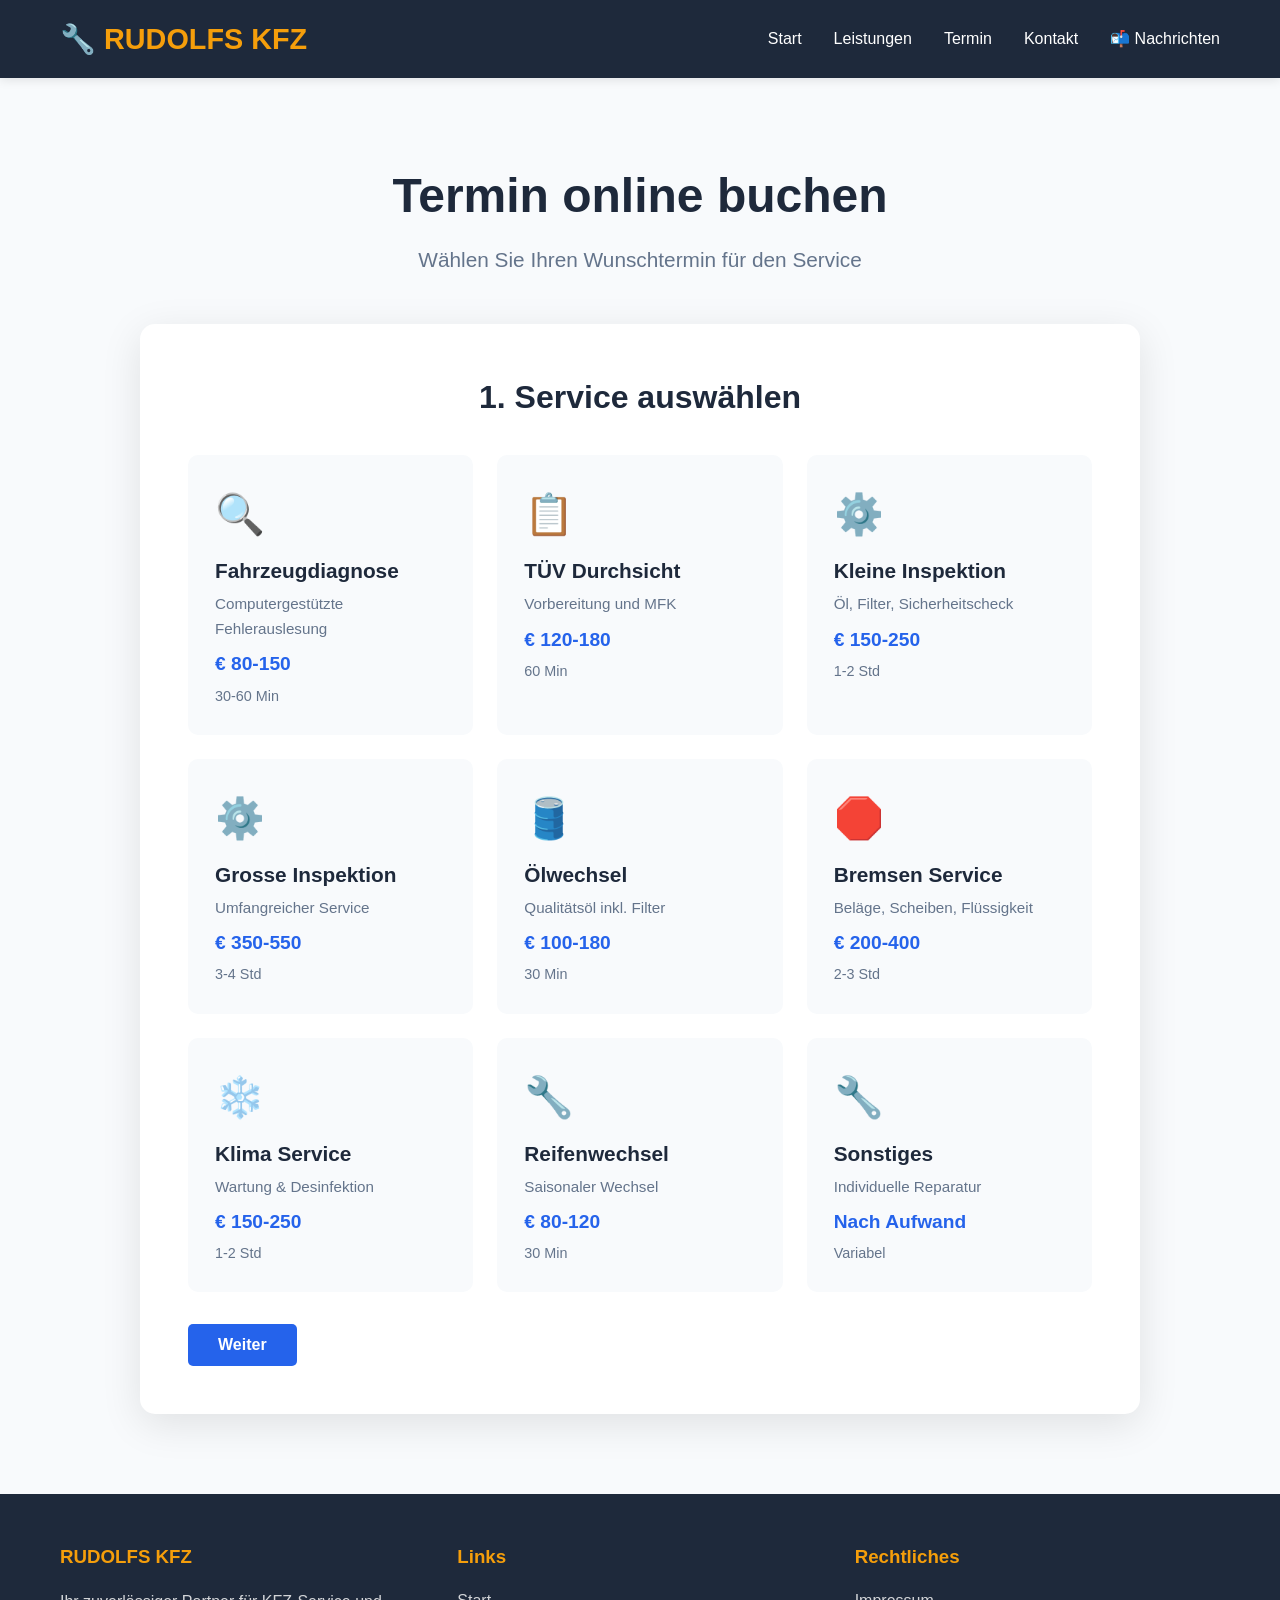
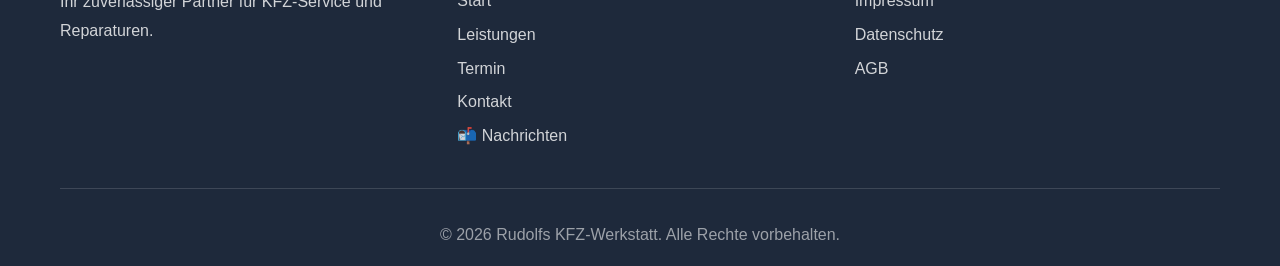
<file: booking.html>
<!DOCTYPE html>
<html lang="de">
<head>
    <meta charset="UTF-8">
    <meta name="viewport" content="width=device-width, initial-scale=1.0">
    <title>Termin buchen | Rudolfs KFZ-Werkstatt</title>
    <link rel="stylesheet" href="css/style.css">
    <link rel="stylesheet" href="css/responsive.css">
    <link rel="stylesheet" href="css/booking.css">
</head>
<body>
    <!-- Navigation -->
    <nav class="navbar">
        <div class="container">
            <div class="logo">
                <h1>🔧 RUDOLFS KFZ</h1>
            </div>
            <ul class="nav-links">
                <li><a href="index.html">Start</a></li>
                <li><a href="services.html">Leistungen</a></li>
                <li><a href="booking.html">Termin</a></li>
                <li><a href="contact.html">Kontakt</a>
                <li><a href="messages.html">📬 Nachrichten</a></li>
            </ul>
            <div class="burger">
                <div class="line1"></div>
                <div class="line2"></div>
                <div class="line3"></div>
            </div>
        </div>
    </nav>

    <!-- Booking Section -->
    <section class="booking-section">
        <div class="container">
            <h1>Termin online buchen</h1>
            <p class="subtitle">Wählen Sie Ihren Wunschtermin für den Service</p>
            
            <div class="booking-container">
                <!-- Schritt 1: Service auswählen -->
                <div class="booking-step" id="step1">
                    <h2>1. Service auswählen</h2>
                    <div class="service-selection">
                        <div class="service-option" data-service="diagnose">
                            <span class="icon">🔍</span>
                            <h3>Fahrzeugdiagnose</h3>
                            <p>Computergestützte Fehlerauslesung</p>
                            <span class="price">€ 80-150</span>
                            <span class="duration">30-60 Min</span>
                        </div>
                        <div class="service-option" data-service="tuev">
                            <span class="icon">📋</span>
                            <h3>TÜV Durchsicht</h3>
                            <p>Vorbereitung und MFK</p>
                            <span class="price">€ 120-180</span>
                            <span class="duration">60 Min</span>
                        </div>
                        <div class="service-option" data-service="inspektion-klein">
                            <span class="icon">⚙️</span>
                            <h3>Kleine Inspektion</h3>
                            <p>Öl, Filter, Sicherheitscheck</p>
                            <span class="price">€ 150-250</span>
                            <span class="duration">1-2 Std</span>
                        </div>
                        <div class="service-option" data-service="inspektion-gross">
                            <span class="icon">⚙️</span>
                            <h3>Grosse Inspektion</h3>
                            <p>Umfangreicher Service</p>
                            <span class="price">€ 350-550</span>
                            <span class="duration">3-4 Std</span>
                        </div>
                        <div class="service-option" data-service="oelwechsel">
                            <span class="icon">🛢️</span>
                            <h3>Ölwechsel</h3>
                            <p>Qualitätsöl inkl. Filter</p>
                            <span class="price">€ 100-180</span>
                            <span class="duration">30 Min</span>
                        </div>
                        <div class="service-option" data-service="bremsen">
                            <span class="icon">🛑</span>
                            <h3>Bremsen Service</h3>
                            <p>Beläge, Scheiben, Flüssigkeit</p>
                            <span class="price">€ 200-400</span>
                            <span class="duration">2-3 Std</span>
                        </div>
                        <div class="service-option" data-service="klima">
                            <span class="icon">❄️</span>
                            <h3>Klima Service</h3>
                            <p>Wartung & Desinfektion</p>
                            <span class="price">€ 150-250</span>
                            <span class="duration">1-2 Std</span>
                        </div>
                        <div class="service-option" data-service="reifen">
                            <span class="icon">🔧</span>
                            <h3>Reifenwechsel</h3>
                            <p>Saisonaler Wechsel</p>
                            <span class="price">€ 80-120</span>
                            <span class="duration">30 Min</span>
                        </div>
                        <div class="service-option" data-service="sonstiges">
                            <span class="icon">🔧</span>
                            <h3>Sonstiges</h3>
                            <p>Individuelle Reparatur</p>
                            <span class="price">Nach Aufwand</span>
                            <span class="duration">Variabel</span>
                        </div>
                    </div>
                    <button class="btn btn-primary next-btn" onclick="nextStep(2)">Weiter</button>
                </div>

                <!-- Schritt 2: Datum & Zeit -->
                <div class="booking-step" id="step2" style="display: none;">
                    <h2>2. Datum & Zeit wählen</h2>
                    <div class="datetime-selection">
                        <div class="date-picker">
                            <label for="booking-date">Datum:</label>
                            <input type="date" id="booking-date" min="" required>
                        </div>
                        <div class="time-slots">
                            <label>Verfügbare Zeiten:</label>
                            <div class="time-grid">
                                <button class="time-slot" data-time="07:30">07:30</button>
                                <button class="time-slot" data-time="08:00">08:00</button>
                                <button class="time-slot" data-time="08:30">08:30</button>
                                <button class="time-slot" data-time="09:00">09:00</button>
                                <button class="time-slot" data-time="09:30">09:30</button>
                                <button class="time-slot" data-time="10:00">10:00</button>
                                <button class="time-slot" data-time="10:30">10:30</button>
                                <button class="time-slot" data-time="11:00">11:00</button>
                                <button class="time-slot" data-time="13:30">13:30</button>
                                <button class="time-slot" data-time="14:00">14:00</button>
                                <button class="time-slot" data-time="14:30">14:30</button>
                                <button class="time-slot" data-time="15:00">15:00</button>
                                <button class="time-slot" data-time="15:30">15:30</button>
                                <button class="time-slot" data-time="16:00">16:00</button>
                                <button class="time-slot" data-time="16:30">16:30</button>
                                <button class="time-slot" data-time="17:00">17:00</button>
                            </div>
                        </div>
                    </div>
                    <div class="booking-nav">
                        <button class="btn btn-secondary" onclick="prevStep(1)">Zurück</button>
                        <button class="btn btn-primary next-btn" onclick="nextStep(3)">Weiter</button>
                    </div>
                </div>

                <!-- Schritt 3: Kunden Daten -->
                <div class="booking-step" id="step3" style="display: none;">
                    <h2>3. Ihre Daten</h2>
                    <form id="booking-form" class="booking-form">
                        <div class="form-group">
                            <label for="name">Name *</label>
                            <input type="text" id="name" name="name" required placeholder="Ihr vollständiger Name">
                        </div>
                        <div class="form-group">
                            <label for="email">E-Mail *</label>
                            <input type="email" id="email" name="email" required placeholder="ihre@email.ch">
                        </div>
                        <div class="form-group">
                            <label for="phone">Telefon *</label>
                            <input type="tel" id="phone" name="phone" required placeholder="+41 44 123 45 67">
                        </div>
                        <div class="form-group">
                            <label for="vehicle">Fahrzeug *</label>
                            <input type="text" id="vehicle" name="vehicle" required placeholder="Marke, Modell, Jahrgang, Kennzeichen">
                        </div>
                        <div class="form-group">
                            <label for="notes">Zusätzliche Informationen</label>
                            <textarea id="notes" name="notes" rows="4" placeholder="Beschreiben Sie das Problem oder besondere Wünsche..."></textarea>
                        </div>
                        <div class="form-group checkbox-group">
                            <input type="checkbox" id="terms" name="terms" required>
                            <label for="terms">Ich akzeptiere die <a href="#">AGB</a> und <a href="#">Datenschutzerklärung</a> *</label>
                        </div>
                    </form>
                    <div class="booking-nav">
                        <button class="btn btn-secondary" onclick="prevStep(2)">Zurück</button>
                        <button class="btn btn-primary" onclick="submitBooking()">Termin buchen</button>
                    </div>
                </div>

                <!-- Schritt 4: Bestätigung -->
                <div class="booking-step" id="step4" style="display: none;">
                    <div class="booking-success">
                        <div class="success-icon">✅</div>
                        <h2>Termin erfolgreich gebucht!</h2>
                        <p>Vielen Dank für Ihre Buchung. Sie erhalten in Kürze eine Bestätigung per E-Mail.</p>
                        <div class="booking-summary" id="booking-summary">
                            <!-- Wird dynamisch gefüllt -->
                        </div>
                        <button class="btn btn-primary" onclick="location.href='index.html'">Zur Startseite</button>
                    </div>
                </div>
            </div>
        </div>
    </section>

    <!-- Footer -->
    <footer class="footer">
        <div class="container">
            <div class="footer-grid">
                <div class="footer-col">
                    <h3>RUDOLFS KFZ</h3>
                    <p>Ihr zuverlässiger Partner für KFZ-Service und Reparaturen.</p>
                </div>
                <div class="footer-col">
                    <h3>Links</h3>
                    <ul>
                        <li><a href="index.html">Start</a></li>
                        <li><a href="services.html">Leistungen</a></li>
                        <li><a href="booking.html">Termin</a></li>
                        <li><a href="contact.html">Kontakt</a>
                <li><a href="messages.html">📬 Nachrichten</a></li>
                    </ul>
                </div>
                <div class="footer-col">
                    <h3>Rechtliches</h3>
                    <ul>
                        <li><a href="#">Impressum</a></li>
                        <li><a href="#">Datenschutz</a></li>
                        <li><a href="#">AGB</a></li>
                    </ul>
                </div>
            </div>
            <div class="footer-bottom">
                <p>&copy; 2026 Rudolfs KFZ-Werkstatt. Alle Rechte vorbehalten.</p>
            </div>
        </div>
    </footer>

    <script src="js/main.js"></script>
    <script src="js/booking.js"></script>
</body>
</html>
</file>
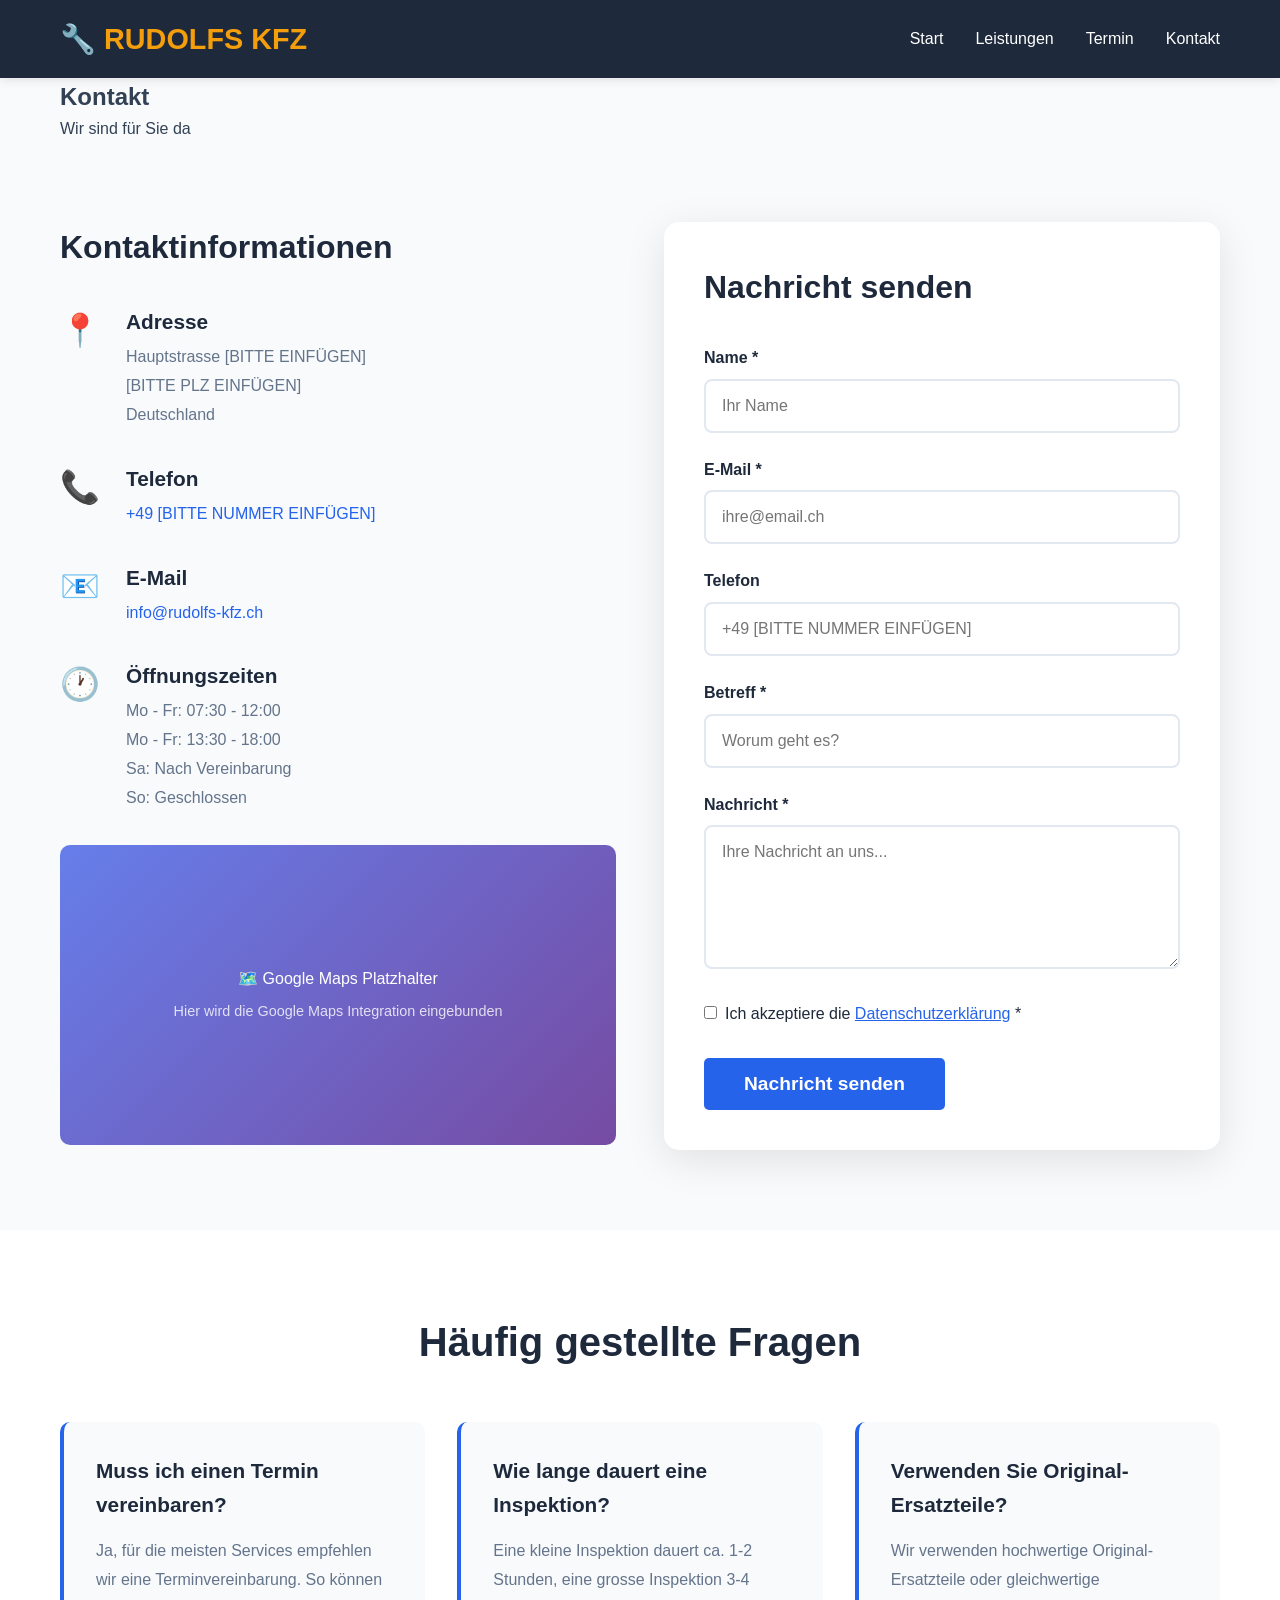
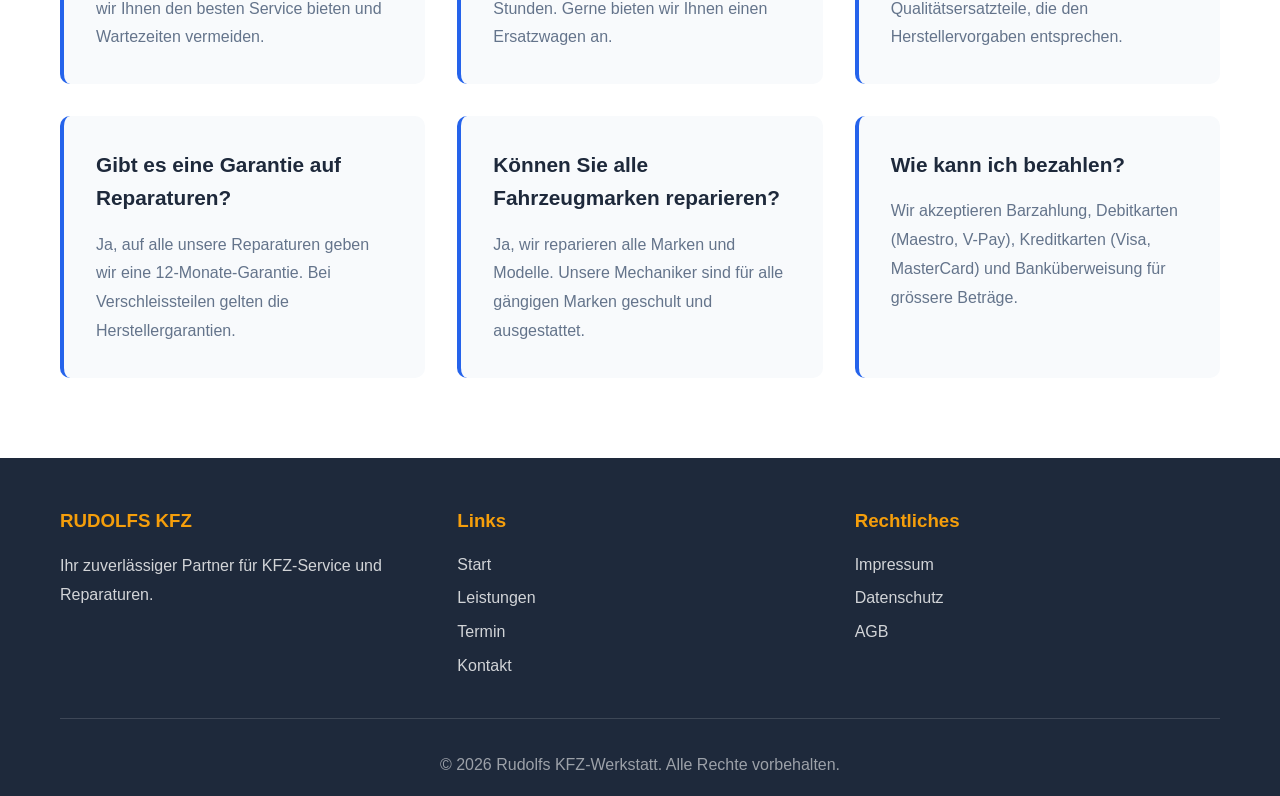
<file: contact.html>
<!DOCTYPE html>
<html lang="de">
<head>
    <meta charset="UTF-8">
    <meta name="viewport" content="width=device-width, initial-scale=1.0">
    <title>Kontakt | Rudolfs KFZ-Werkstatt</title>
    <link rel="stylesheet" href="css/style.css">
    <link rel="stylesheet" href="css/responsive.css">
    <link rel="stylesheet" href="css/contact.css">
</head>
<body>
    <!-- Navigation -->
    <nav class="navbar">
        <div class="container">
            <div class="logo">
                <h1>🔧 RUDOLFS KFZ</h1>
            </div>
            <ul class="nav-links">
                <li><a href="index.html">Start</a></li>
                <li><a href="services.html">Leistungen</a></li>
                <li><a href="booking.html">Termin</a></li>
                <li><a href="contact.html">Kontakt</a></li>
            </ul>
            <div class="burger">
                <div class="line1"></div>
                <div class="line2"></div>
                <div class="line3"></div>
            </div>
        </div>
    </nav>

    <!-- Contact Header -->
    <section class="page-header">
        <div class="container">
            <h1>Kontakt</h1>
            <p>Wir sind für Sie da</p>
        </div>
    </section>

    <!-- Contact Section -->
    <section class="contact-section">
        <div class="container">
            <div class="contact-grid">
                <!-- Contact Info -->
                <div class="contact-info">
                    <h2>Kontaktinformationen</h2>
                    
                    <div class="contact-item">
                        <span class="icon">📍</span>
                        <div>
                            <h3>Adresse</h3>
                            <p>Hauptstrasse [BITTE EINFÜGEN]<br>[BITTE PLZ EINFÜGEN]<br>Deutschland</p>
                        </div>
                    </div>
                    
                    <div class="contact-item">
                        <span class="icon">📞</span>
                        <div>
                            <h3>Telefon</h3>
                            <p><a href="tel:+41441234567">+49 [BITTE NUMMER EINFÜGEN]</a></p>
                        </div>
                    </div>
                    
                    <div class="contact-item">
                        <span class="icon">📧</span>
                        <div>
                            <h3>E-Mail</h3>
                            <p><a href="mailto:info@rudolfs-kfz.ch">info@rudolfs-kfz.ch</a></p>
                        </div>
                    </div>
                    
                    <div class="contact-item">
                        <span class="icon">🕐</span>
                        <div>
                            <h3>Öffnungszeiten</h3>
                            <p>Mo - Fr: 07:30 - 12:00<br>Mo - Fr: 13:30 - 18:00<br>Sa: Nach Vereinbarung<br>So: Geschlossen</p>
                        </div>
                    </div>
                    
                    <div class="map-placeholder">
                        <p>🗺️ Google Maps Platzhalter</p>
                        <p class="small">Hier wird die Google Maps Integration eingebunden</p>
                    </div>
                </div>

                <!-- Contact Form -->
                <div class="contact-form-wrapper">
                    <h2>Nachricht senden</h2>
                    <form class="contact-form" id="contact-form">
                        <div class="form-group">
                            <label for="contact-name">Name *</label>
                            <input type="text" id="contact-name" name="name" required placeholder="Ihr Name">
                        </div>
                        
                        <div class="form-group">
                            <label for="contact-email">E-Mail *</label>
                            <input type="email" id="contact-email" name="email" required placeholder="ihre@email.ch">
                        </div>
                        
                        <div class="form-group">
                            <label for="contact-phone">Telefon</label>
                            <input type="tel" id="contact-phone" name="phone" placeholder="+49 [BITTE NUMMER EINFÜGEN]">
                        </div>
                        
                        <div class="form-group">
                            <label for="contact-subject">Betreff *</label>
                            <input type="text" id="contact-subject" name="subject" required placeholder="Worum geht es?">
                        </div>
                        
                        <div class="form-group">
                            <label for="contact-message">Nachricht *</label>
                            <textarea id="contact-message" name="message" rows="6" required placeholder="Ihre Nachricht an uns..."></textarea>
                        </div>
                        
                        <div class="form-group checkbox-group">
                            <input type="checkbox" id="contact-privacy" name="privacy" required>
                            <label for="contact-privacy">Ich akzeptiere die <a href="#">Datenschutzerklärung</a> *</label>
                        </div>
                        
                        <button type="submit" class="btn btn-primary btn-large">Nachricht senden</button>
                    </form>
                </div>
            </div>
        </div>
    </section>

    <!-- FAQ Section -->
    <section class="faq-section">
        <div class="container">
            <h2>Häufig gestellte Fragen</h2>
            <div class="faq-grid">
                <div class="faq-item">
                    <h3>Muss ich einen Termin vereinbaren?</h3>
                    <p>Ja, für die meisten Services empfehlen wir eine Terminvereinbarung. So können wir Ihnen den besten Service bieten und Wartezeiten vermeiden.</p>
                </div>
                <div class="faq-item">
                    <h3>Wie lange dauert eine Inspektion?</h3>
                    <p>Eine kleine Inspektion dauert ca. 1-2 Stunden, eine grosse Inspektion 3-4 Stunden. Gerne bieten wir Ihnen einen Ersatzwagen an.</p>
                </div>
                <div class="faq-item">
                    <h3>Verwenden Sie Original-Ersatzteile?</h3>
                    <p>Wir verwenden hochwertige Original-Ersatzteile oder gleichwertige Qualitätsersatzteile, die den Herstellervorgaben entsprechen.</p>
                </div>
                <div class="faq-item">
                    <h3>Gibt es eine Garantie auf Reparaturen?</h3>
                    <p>Ja, auf alle unsere Reparaturen geben wir eine 12-Monate-Garantie. Bei Verschleissteilen gelten die Herstellergarantien.</p>
                </div>
                <div class="faq-item">
                    <h3>Können Sie alle Fahrzeugmarken reparieren?</h3>
                    <p>Ja, wir reparieren alle Marken und Modelle. Unsere Mechaniker sind für alle gängigen Marken geschult und ausgestattet.</p>
                </div>
                <div class="faq-item">
                    <h3>Wie kann ich bezahlen?</h3>
                    <p>Wir akzeptieren Barzahlung, Debitkarten (Maestro, V-Pay), Kreditkarten (Visa, MasterCard) und Banküberweisung für grössere Beträge.</p>
                </div>
            </div>
        </div>
    </section>

    <!-- Footer -->
    <footer class="footer">
        <div class="container">
            <div class="footer-grid">
                <div class="footer-col">
                    <h3>RUDOLFS KFZ</h3>
                    <p>Ihr zuverlässiger Partner für KFZ-Service und Reparaturen.</p>
                </div>
                <div class="footer-col">
                    <h3>Links</h3>
                    <ul>
                        <li><a href="index.html">Start</a></li>
                        <li><a href="services.html">Leistungen</a></li>
                        <li><a href="booking.html">Termin</a></li>
                        <li><a href="contact.html">Kontakt</a></li>
                    </ul>
                </div>
                <div class="footer-col">
                    <h3>Rechtliches</h3>
                    <ul>
                        <li><a href="#">Impressum</a></li>
                        <li><a href="#">Datenschutz</a></li>
                        <li><a href="#">AGB</a></li>
                    </ul>
                </div>
            </div>
            <div class="footer-bottom">
                <p>&copy; 2026 Rudolfs KFZ-Werkstatt. Alle Rechte vorbehalten.</p>
            </div>
        </div>
    </footer>

    <script src="js/main.js"></script>
    <script src="js/contact.js"></script>
</body>
</html>
</file>
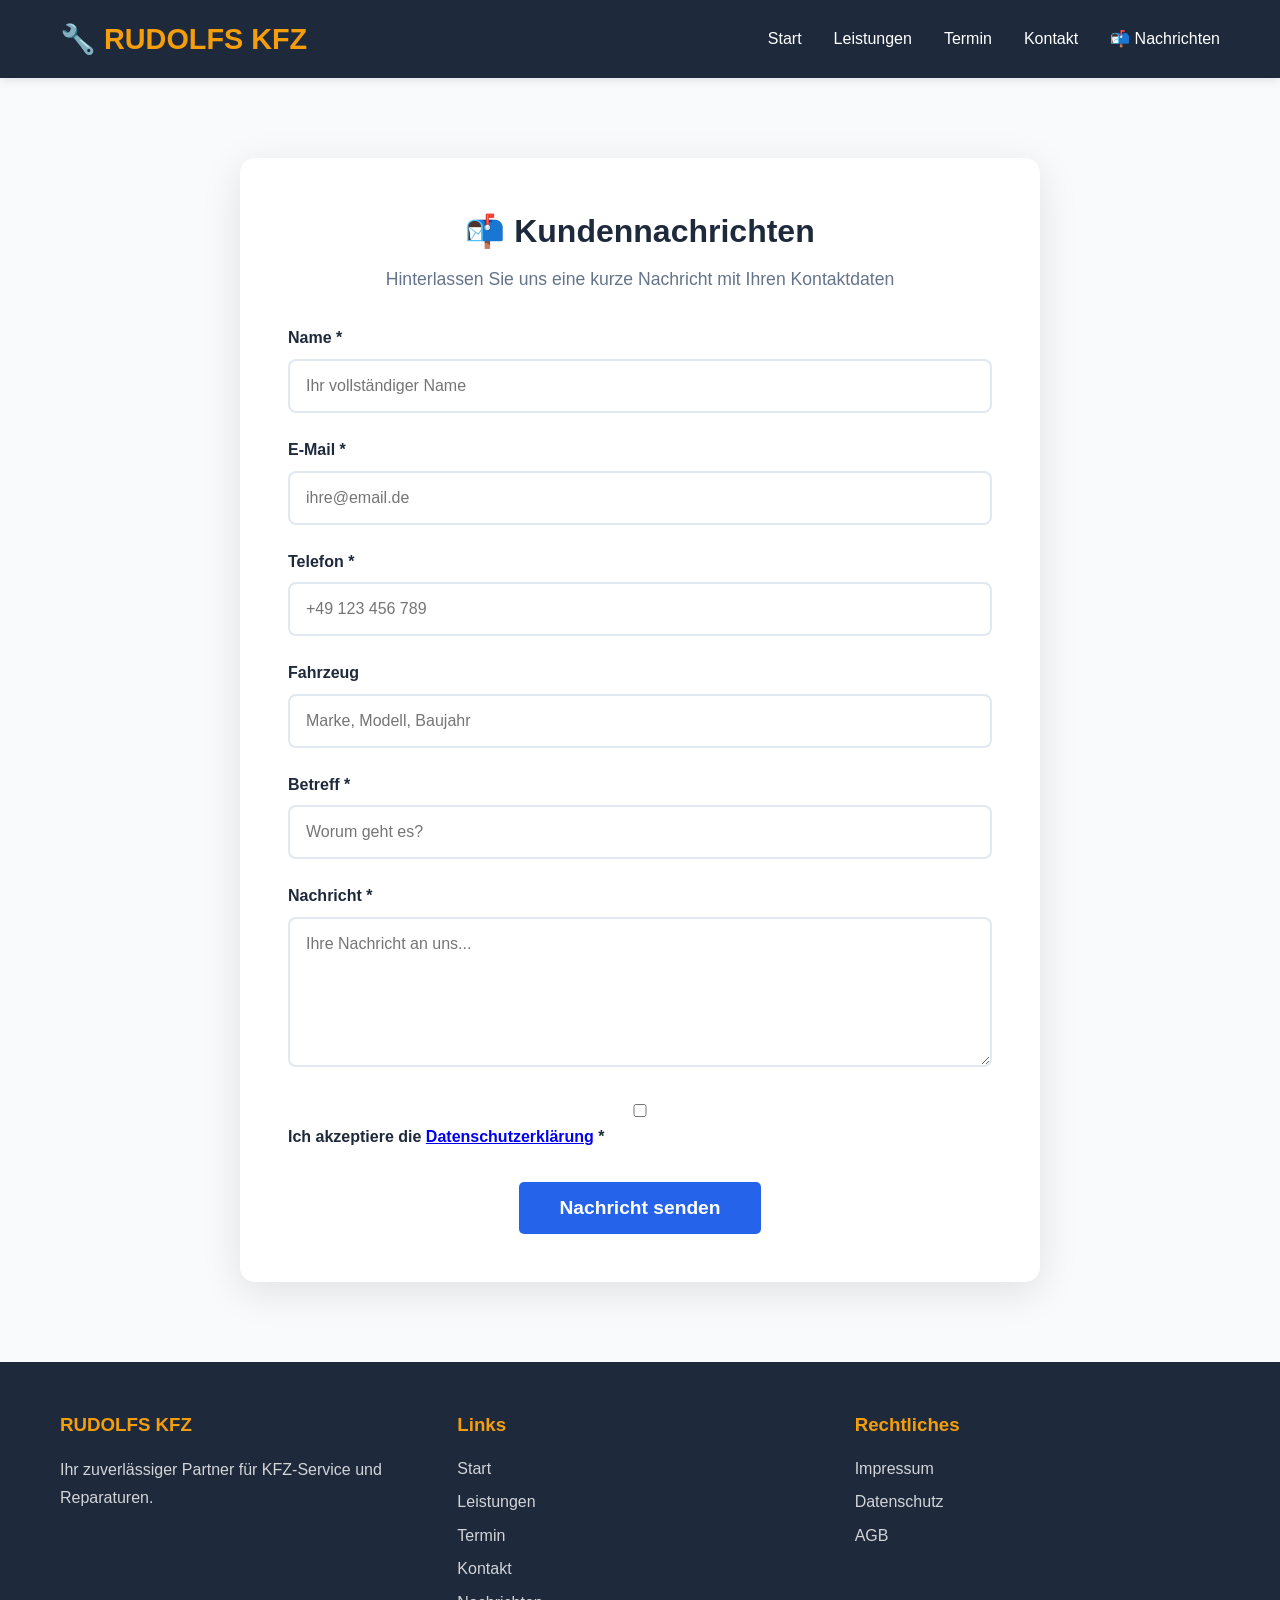
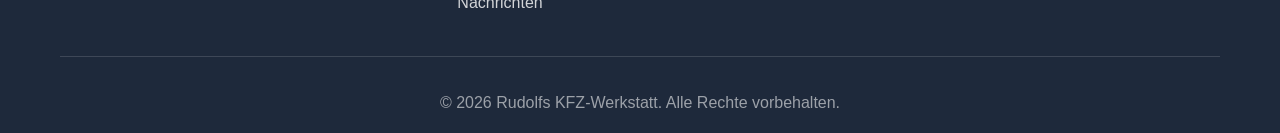
<file: messages.html>
<!DOCTYPE html>
<html lang="de">
<head>
    <meta charset="UTF-8">
    <meta name="viewport" content="width=device-width, initial-scale=1.0">
    <title>Nachrichten | Rudolfs KFZ-Werkstatt</title>
    <link rel="stylesheet" href="css/style.css">
    <link rel="stylesheet" href="css/responsive.css">
    <link rel="stylesheet" href="css/message-box.css">
</head>
<body>
    <!-- Navigation -->
    <nav class="navbar">
        <div class="container">
            <div class="logo">
                <h1>🔧 RUDOLFS KFZ</h1>
            </div>
            <ul class="nav-links">
                <li><a href="index.html">Start</a></li>
                <li><a href="services.html">Leistungen</a></li>
                <li><a href="booking.html">Termin</a></li>
                <li><a href="contact.html">Kontakt</a></li>
                <li><a href="messages.html" class="admin-link">📬 Nachrichten</a></li>
            </ul>
            <div class="burger">
                <div class="line1"></div>
                <div class="line2"></div>
                <div class="line3"></div>
            </div>
        </div>
    </nav>

    <!-- Message Box Section -->
    <section class="message-box-section">
        <div class="container">
            <div class="message-box-container">
                <div class="message-box-header">
                    <h2>📬 Kundennachrichten</h2>
                    <p>Hinterlassen Sie uns eine kurze Nachricht mit Ihren Kontaktdaten</p>
                </div>

                <!-- Customer Form -->
                <form class="message-box-form" id="customer-message-form">
                    <div class="form-group">
                        <label for="msg-name">Name *</label>
                        <input type="text" id="msg-name" name="name" required placeholder="Ihr vollständiger Name">
                    </div>

                    <div class="form-group">
                        <label for="msg-email">E-Mail *</label>
                        <input type="email" id="msg-email" name="email" required placeholder="ihre@email.de">
                    </div>

                    <div class="form-group">
                        <label for="msg-phone">Telefon *</label>
                        <input type="tel" id="msg-phone" name="phone" required placeholder="+49 123 456 789">
                    </div>

                    <div class="form-group">
                        <label for="msg-vehicle">Fahrzeug</label>
                        <input type="text" id="msg-vehicle" name="vehicle" placeholder="Marke, Modell, Baujahr">
                    </div>

                    <div class="form-group">
                        <label for="msg-subject">Betreff *</label>
                        <input type="text" id="msg-subject" name="subject" required placeholder="Worum geht es?">
                    </div>

                    <div class="form-group">
                        <label for="msg-message">Nachricht *</label>
                        <textarea id="msg-message" name="message" rows="6" required placeholder="Ihre Nachricht an uns..."></textarea>
                    </div>

                    <div class="form-group checkbox-group">
                        <input type="checkbox" id="msg-privacy" name="privacy" required>
                        <label for="msg-privacy">Ich akzeptiere die <a href="#">Datenschutzerklärung</a> *</label>
                    </div>

                    <div class="message-box-submit">
                        <button type="submit" class="btn btn-primary btn-large">Nachricht senden</button>
                    </div>
                </form>

                <!-- Success Message (Hidden by default) -->
                <div class="message-box-success" id="message-success" style="display: none;">
                    <div class="success-icon">✅</div>
                    <h3>Nachricht erfolgreich gesendet!</h3>
                    <p>Vielen Dank für Ihre Nachricht. Wir melden uns in Kürze bei Ihnen.</p>
                    <button class="btn btn-primary" onclick="location.href='messages.html'">Weitere Nachricht senden</button>
                </div>

                <!-- Admin Section (Hidden for customers) -->
                <div class="admin-messages" id="admin-section" style="display: none;">
                    <h3>📬 Eingegangene Nachrichten</h3>
                    <div class="admin-controls" style="margin-bottom: 1rem;">
                        <button class="btn btn-secondary" onclick="toggleMessages()">Alle anzeigen/ausblenden</button>
                        <button class="btn btn-secondary" onclick="clearAllMessages()">Alle löschen</button>
                    </div>
                    <ul class="message-list" id="message-list">
                        <!-- Messages will be loaded here -->
                    </ul>
                </div>
            </div>
        </div>
    </section>

    <!-- Footer -->
    <footer class="footer">
        <div class="container">
            <div class="footer-grid">
                <div class="footer-col">
                    <h3>RUDOLFS KFZ</h3>
                    <p>Ihr zuverlässiger Partner für KFZ-Service und Reparaturen.</p>
                </div>
                <div class="footer-col">
                    <h3>Links</h3>
                    <ul>
                        <li><a href="index.html">Start</a></li>
                        <li><a href="services.html">Leistungen</a></li>
                        <li><a href="booking.html">Termin</a></li>
                        <li><a href="contact.html">Kontakt</a></li>
                        <li><a href="messages.html">Nachrichten</a></li>
                    </ul>
                </div>
                <div class="footer-col">
                    <h3>Rechtliches</h3>
                    <ul>
                        <li><a href="#">Impressum</a></li>
                        <li><a href="#">Datenschutz</a></li>
                        <li><a href="#">AGB</a></li>
                    </ul>
                </div>
            </div>
            <div class="footer-bottom">
                <p>&copy; 2026 Rudolfs KFZ-Werkstatt. Alle Rechte vorbehalten.</p>
            </div>
        </div>
    </footer>

    <script src="js/main.js"></script>
    <script src="js/messages.js"></script>
</body>
</html>
</file>
<file: css/style.css>
/* ===== GLOBAL STYLES ===== */
* {
    margin: 0;
    padding: 0;
    box-sizing: border-box;
}

:root {
    --primary-color: #2563eb;
    --primary-dark: #1e40af;
    --secondary-color: #64748b;
    --dark-color: #1e293b;
    --light-color: #f8fafc;
    --accent-color: #f59e0b;
    --success-color: #10b981;
    --text-color: #334155;
    --border-color: #e2e8f0;
}

body {
    font-family: 'Segoe UI', Tahoma, Geneva, Verdana, sans-serif;
    line-height: 1.6;
    color: var(--text-color);
    background-color: var(--light-color);
}

.container {
    max-width: 1200px;
    margin: 0 auto;
    padding: 0 20px;
}

/* ===== NAVIGATION ===== */
.navbar {
    background: var(--dark-color);
    color: white;
    padding: 1rem 0;
    position: sticky;
    top: 0;
    z-index: 1000;
    box-shadow: 0 2px 10px rgba(0,0,0,0.1);
}

.navbar .container {
    display: flex;
    justify-content: space-between;
    align-items: center;
}

.logo h1 {
    font-size: 1.8rem;
    color: var(--accent-color);
}

.nav-links {
    display: flex;
    list-style: none;
    gap: 2rem;
}

.nav-links a {
    color: white;
    text-decoration: none;
    font-weight: 500;
    transition: color 0.3s;
}

.nav-links a:hover {
    color: var(--accent-color);
}

.burger {
    display: none;
    cursor: pointer;
}

.burger div {
    width: 25px;
    height: 3px;
    background: white;
    margin: 5px;
    transition: all 0.3s;
}

/* ===== HERO SECTION ===== */
.hero {
    background: linear-gradient(rgba(30, 41, 59, 0.8), rgba(30, 41, 59, 0.8)), 
                url('../images/hero-placeholder.jpg') center/cover;
    height: 600px;
    display: flex;
    align-items: center;
    text-align: center;
    color: white;
    position: relative;
}

.hero-content {
    width: 100%;
}

.hero h1 {
    font-size: 3.5rem;
    margin-bottom: 1rem;
    text-shadow: 2px 2px 4px rgba(0,0,0,0.5);
}

.hero p {
    font-size: 1.5rem;
    margin-bottom: 2rem;
    opacity: 0.9;
}

.hero-buttons {
    display: flex;
    gap: 1rem;
    justify-content: center;
    flex-wrap: wrap;
}

/* ===== BUTTONS ===== */
.btn {
    display: inline-block;
    padding: 12px 30px;
    border-radius: 5px;
    text-decoration: none;
    font-weight: 600;
    transition: all 0.3s;
    border: none;
    cursor: pointer;
    font-size: 1rem;
}

.btn-primary {
    background: var(--primary-color);
    color: white;
}

.btn-primary:hover {
    background: var(--primary-dark);
    transform: translateY(-2px);
    box-shadow: 0 4px 15px rgba(37, 99, 235, 0.3);
}

.btn-secondary {
    background: transparent;
    color: white;
    border: 2px solid white;
}

.btn-secondary:hover {
    background: white;
    color: var(--dark-color);
}

.btn-large {
    padding: 15px 40px;
    font-size: 1.2rem;
}

/* ===== ABOUT SECTION ===== */
.about {
    padding: 5rem 0;
    background: white;
}

.about-grid {
    display: grid;
    grid-template-columns: 1fr 1fr;
    gap: 3rem;
    align-items: center;
}

.about-image img {
    width: 100%;
    border-radius: 10px;
    box-shadow: 0 10px 30px rgba(0,0,0,0.1);
}

.placeholder-img {
    background: linear-gradient(135deg, #667eea 0%, #764ba2 100%);
    min-height: 400px;
    display: flex;
    align-items: center;
    justify-content: center;
    color: white;
    font-size: 1.2rem;
}

.about h2 {
    font-size: 2.5rem;
    color: var(--dark-color);
    margin-bottom: 1rem;
}

.about p {
    margin-bottom: 1rem;
    color: var(--secondary-color);
}

.features {
    list-style: none;
    margin-top: 2rem;
}

.features li {
    padding: 0.5rem 0;
    font-size: 1.1rem;
    color: var(--dark-color);
}

/* ===== SERVICES PREVIEW ===== */
.services-preview {
    padding: 5rem 0;
    background: var(--light-color);
}

.services-preview h2 {
    text-align: center;
    font-size: 2.5rem;
    color: var(--dark-color);
    margin-bottom: 3rem;
}

.services-grid {
    display: grid;
    grid-template-columns: repeat(auto-fit, minmax(300px, 1fr));
    gap: 2rem;
    margin-bottom: 3rem;
}

.service-card {
    background: white;
    padding: 2rem;
    border-radius: 10px;
    box-shadow: 0 5px 20px rgba(0,0,0,0.08);
    text-align: center;
    transition: transform 0.3s, box-shadow 0.3s;
}

.service-card:hover {
    transform: translateY(-10px);
    box-shadow: 0 15px 40px rgba(0,0,0,0.15);
}

.service-icon {
    font-size: 3rem;
    margin-bottom: 1rem;
}

.service-card h3 {
    font-size: 1.5rem;
    color: var(--dark-color);
    margin-bottom: 0.5rem;
}

.service-card p {
    color: var(--secondary-color);
    margin-bottom: 1rem;
}

.price {
    display: block;
    font-size: 1.3rem;
    color: var(--primary-color);
    font-weight: 700;
}

.services-cta {
    text-align: center;
}

/* ===== OPENING HOURS ===== */
.opening-hours {
    padding: 5rem 0;
    background: var(--dark-color);
    color: white;
}

.opening-hours h2 {
    text-align: center;
    font-size: 2.5rem;
    margin-bottom: 3rem;
}

.hours-grid {
    display: grid;
    grid-template-columns: 1fr 1fr;
    gap: 3rem;
}

.hours-card {
    background: rgba(255,255,255,0.1);
    padding: 2rem;
    border-radius: 10px;
}

.hours-card h3 {
    font-size: 1.8rem;
    margin-bottom: 1.5rem;
    color: var(--accent-color);
}

.hours-card ul {
    list-style: none;
}

.hours-card li {
    display: flex;
    justify-content: space-between;
    padding: 0.8rem 0;
    border-bottom: 1px solid rgba(255,255,255,0.2);
}

.hours-card li:last-child {
    border-bottom: none;
}

.contact-info {
    list-style: none;
}

.contact-info li {
    padding: 0.8rem 0;
    font-size: 1.1rem;
}

/* ===== CTA SECTION ===== */
.cta {
    padding: 5rem 0;
    background: linear-gradient(135deg, var(--primary-color), var(--primary-dark));
    text-align: center;
    color: white;
}

.cta h2 {
    font-size: 2.5rem;
    margin-bottom: 1rem;
}

.cta p {
    font-size: 1.3rem;
    margin-bottom: 2rem;
    opacity: 0.9;
}

/* ===== FOOTER ===== */
.footer {
    background: var(--dark-color);
    color: white;
    padding: 3rem 0 1rem;
}

.footer-grid {
    display: grid;
    grid-template-columns: repeat(auto-fit, minmax(250px, 1fr));
    gap: 2rem;
    margin-bottom: 2rem;
}

.footer h3 {
    color: var(--accent-color);
    margin-bottom: 1rem;
}

.footer p {
    opacity: 0.8;
    line-height: 1.8;
}

.footer ul {
    list-style: none;
}

.footer ul li {
    margin-bottom: 0.5rem;
}

.footer ul li a {
    color: white;
    text-decoration: none;
    opacity: 0.8;
    transition: opacity 0.3s;
}

.footer ul li a:hover {
    opacity: 1;
}

.footer-bottom {
    text-align: center;
    padding-top: 2rem;
    border-top: 1px solid rgba(255,255,255,0.2);
    opacity: 0.7;
}

/* ===== PLACEHOLDER IMAGES ===== */
.placeholder-img {
    background: linear-gradient(135deg, #667eea 0%, #764ba2 100%);
    display: flex;
    align-items: center;
    justify-content: center;
    color: white;
    font-size: 1.2rem;
    text-align: center;
    padding: 2rem;
}

.placeholder-img::before {
    content: '📷 Bild Platzhalter';
    display: block;
    margin-bottom: 0.5rem;
    font-size: 2rem;
}
</file>
<file: css/responsive.css>
/* ===== MOBILE NAVIGATION ===== */
@media screen and (max-width: 768px) {
    .nav-links {
        position: absolute;
        right: 0px;
        height: 92vh;
        top: 8vh;
        background-color: var(--dark-color);
        display: flex;
        flex-direction: column;
        align-items: center;
        width: 50%;
        transform: translateX(100%);
        transition: transform 0.5s ease-in;
        padding-top: 2rem;
    }
    
    .nav-links li {
        opacity: 0;
    }
    
    .burger {
        display: block;
    }
    
    .nav-active {
        transform: translateX(0%);
    }
    
    @keyframes navLinkFade {
        from {
            opacity: 0;
            transform: translateX(50px);
        }
        to {
            opacity: 1;
            transform: translateX(0px);
        }
    }
    
    .hero h1 {
        font-size: 2.5rem;
    }
    
    .hero p {
        font-size: 1.2rem;
    }
    
    .about-grid {
        grid-template-columns: 1fr;
    }
    
    .hours-grid {
        grid-template-columns: 1fr;
    }
    
    .services-grid {
        grid-template-columns: 1fr;
    }
}

@media screen and (max-width: 480px) {
    .hero h1 {
        font-size: 2rem;
    }
    
    .hero-buttons {
        flex-direction: column;
        gap: 0.5rem;
    }
    
    .btn {
        width: 100%;
        text-align: center;
    }
}
</file>
<file: css/booking.css>
/* ===== BOOKING PAGE STYLES ===== */
.booking-section {
    padding: 5rem 0;
    background: var(--light-color);
    min-height: 100vh;
}

.booking-section h1 {
    text-align: center;
    font-size: 3rem;
    color: var(--dark-color);
    margin-bottom: 0.5rem;
}

.subtitle {
    text-align: center;
    font-size: 1.3rem;
    color: var(--secondary-color);
    margin-bottom: 3rem;
}

.booking-container {
    max-width: 1000px;
    margin: 0 auto;
    background: white;
    border-radius: 15px;
    box-shadow: 0 10px 40px rgba(0,0,0,0.1);
    overflow: hidden;
}

.booking-step {
    padding: 3rem;
}

.booking-step h2 {
    font-size: 2rem;
    color: var(--dark-color);
    margin-bottom: 2rem;
    text-align: center;
}

/* Service Selection */
.service-selection {
    display: grid;
    grid-template-columns: repeat(auto-fit, minmax(280px, 1fr));
    gap: 1.5rem;
    margin-bottom: 2rem;
}

.service-option {
    background: var(--light-color);
    padding: 1.5rem;
    border-radius: 10px;
    border: 3px solid transparent;
    cursor: pointer;
    transition: all 0.3s;
}

.service-option:hover {
    transform: translateY(-5px);
    box-shadow: 0 10px 25px rgba(0,0,0,0.1);
}

.service-option.selected {
    border-color: var(--primary-color);
    background: rgba(37, 99, 235, 0.05);
}

.service-option .icon {
    font-size: 2.5rem;
    display: block;
    margin-bottom: 0.5rem;
}

.service-option h3 {
    font-size: 1.3rem;
    color: var(--dark-color);
    margin-bottom: 0.3rem;
}

.service-option p {
    color: var(--secondary-color);
    font-size: 0.95rem;
    margin-bottom: 0.5rem;
}

.service-option .price {
    display: block;
    font-size: 1.2rem;
    color: var(--primary-color);
    font-weight: 700;
    margin-bottom: 0.3rem;
}

.service-option .duration {
    display: block;
    font-size: 0.9rem;
    color: var(--secondary-color);
}

/* Date & Time Selection */
.datetime-selection {
    margin-bottom: 2rem;
}

.date-picker, .time-slots {
    margin-bottom: 2rem;
}

.date-picker label, .time-slots label {
    display: block;
    font-size: 1.1rem;
    font-weight: 600;
    color: var(--dark-color);
    margin-bottom: 0.5rem;
}

.date-picker input[type="date"] {
    width: 100%;
    padding: 1rem;
    border: 2px solid var(--border-color);
    border-radius: 8px;
    font-size: 1.1rem;
    font-family: inherit;
}

.time-grid {
    display: grid;
    grid-template-columns: repeat(auto-fill, minmax(100px, 1fr));
    gap: 0.8rem;
}

.time-slot {
    padding: 0.8rem;
    border: 2px solid var(--border-color);
    border-radius: 8px;
    background: white;
    cursor: pointer;
    font-size: 1rem;
    font-weight: 600;
    transition: all 0.3s;
}

.time-slot:hover {
    border-color: var(--primary-color);
    background: rgba(37, 99, 235, 0.05);
}

.time-slot.selected {
    background: var(--primary-color);
    color: white;
    border-color: var(--primary-color);
}

.time-slot.booked {
    background: var(--secondary-color);
    color: white;
    cursor: not-allowed;
    opacity: 0.5;
}

/* Booking Form */
.booking-form {
    max-width: 600px;
    margin: 0 auto;
}

.form-group {
    margin-bottom: 1.5rem;
}

.form-group label {
    display: block;
    font-size: 1rem;
    font-weight: 600;
    color: var(--dark-color);
    margin-bottom: 0.5rem;
}

.form-group input,
.form-group textarea {
    width: 100%;
    padding: 1rem;
    border: 2px solid var(--border-color);
    border-radius: 8px;
    font-size: 1rem;
    font-family: inherit;
    transition: border-color 0.3s;
}

.form-group input:focus,
.form-group textarea:focus {
    outline: none;
    border-color: var(--primary-color);
}

.checkbox-group {
    display: flex;
    align-items: flex-start;
    gap: 0.5rem;
}

.checkbox-group input[type="checkbox"] {
    width: auto;
    margin-top: 0.3rem;
}

.checkbox-group label {
    font-weight: 400;
}

.checkbox-group a {
    color: var(--primary-color);
}

/* Booking Navigation */
.booking-nav {
    display: flex;
    justify-content: space-between;
    gap: 1rem;
    margin-top: 2rem;
    padding-top: 2rem;
    border-top: 2px solid var(--border-color);
}

/* Success Message */
.booking-success {
    text-align: center;
    padding: 3rem 0;
}

.success-icon {
    font-size: 5rem;
    margin-bottom: 1rem;
}

.booking-success h2 {
    font-size: 2.5rem;
    color: var(--success-color);
    margin-bottom: 1rem;
}

.booking-success p {
    font-size: 1.2rem;
    color: var(--secondary-color);
    margin-bottom: 2rem;
}

.booking-summary {
    background: var(--light-color);
    padding: 2rem;
    border-radius: 10px;
    margin-bottom: 2rem;
    text-align: left;
}

.booking-summary h3 {
    font-size: 1.5rem;
    color: var(--dark-color);
    margin-bottom: 1rem;
}

.booking-summary ul {
    list-style: none;
}

.booking-summary li {
    padding: 0.5rem 0;
    border-bottom: 1px solid var(--border-color);
}

.booking-summary li:last-child {
    border-bottom: none;
}

.booking-summary strong {
    color: var(--dark-color);
}

/* Responsive */
@media screen and (max-width: 768px) {
    .booking-step {
        padding: 1.5rem;
    }
    
    .booking-section h1 {
        font-size: 2rem;
    }
    
    .service-selection {
        grid-template-columns: 1fr;
    }
    
    .time-grid {
        grid-template-columns: repeat(3, 1fr);
    }
    
    .booking-nav {
        flex-direction: column;
    }
}
</file>
<file: css/contact.css>
/* ===== CONTACT PAGE ===== */
.contact-section {
    padding: 5rem 0;
    background: var(--light-color);
}

.contact-grid {
    display: grid;
    grid-template-columns: 1fr 1fr;
    gap: 3rem;
}

.contact-info h2,
.contact-form-wrapper h2 {
    font-size: 2rem;
    color: var(--dark-color);
    margin-bottom: 2rem;
}

.contact-item {
    display: flex;
    gap: 1rem;
    margin-bottom: 2rem;
}

.contact-item .icon {
    font-size: 2rem;
    min-width: 50px;
}

.contact-item h3 {
    font-size: 1.3rem;
    color: var(--dark-color);
    margin-bottom: 0.3rem;
}

.contact-item p,
.contact-item a {
    color: var(--secondary-color);
    line-height: 1.8;
}

.contact-item a {
    color: var(--primary-color);
    text-decoration: none;
}

.contact-item a:hover {
    text-decoration: underline;
}

.map-placeholder {
    background: linear-gradient(135deg, #667eea 0%, #764ba2 100%);
    height: 300px;
    border-radius: 10px;
    display: flex;
    flex-direction: column;
    align-items: center;
    justify-content: center;
    color: white;
    text-align: center;
    margin-top: 2rem;
}

.map-placeholder .small {
    font-size: 0.9rem;
    opacity: 0.8;
    margin-top: 0.5rem;
}

/* Contact Form */
.contact-form-wrapper {
    background: white;
    padding: 2.5rem;
    border-radius: 15px;
    box-shadow: 0 10px 40px rgba(0,0,0,0.1);
}

.contact-form .form-group {
    margin-bottom: 1.5rem;
}

.contact-form label {
    display: block;
    font-size: 1rem;
    font-weight: 600;
    color: var(--dark-color);
    margin-bottom: 0.5rem;
}

.contact-form input,
.contact-form textarea {
    width: 100%;
    padding: 1rem;
    border: 2px solid var(--border-color);
    border-radius: 8px;
    font-size: 1rem;
    font-family: inherit;
    transition: border-color 0.3s;
}

.contact-form input:focus,
.contact-form textarea:focus {
    outline: none;
    border-color: var(--primary-color);
}

.checkbox-group {
    display: flex;
    align-items: flex-start;
    gap: 0.5rem;
}

.checkbox-group input[type="checkbox"] {
    width: auto;
    margin-top: 0.3rem;
}

.checkbox-group label {
    font-weight: 400;
}

.checkbox-group a {
    color: var(--primary-color);
}

/* FAQ Section */
.faq-section {
    padding: 5rem 0;
    background: white;
}

.faq-section h2 {
    text-align: center;
    font-size: 2.5rem;
    color: var(--dark-color);
    margin-bottom: 3rem;
}

.faq-grid {
    display: grid;
    grid-template-columns: repeat(auto-fit, minmax(350px, 1fr));
    gap: 2rem;
    max-width: 1200px;
    margin: 0 auto;
}

.faq-item {
    background: var(--light-color);
    padding: 2rem;
    border-radius: 10px;
    border-left: 4px solid var(--primary-color);
}

.faq-item h3 {
    font-size: 1.3rem;
    color: var(--dark-color);
    margin-bottom: 1rem;
}

.faq-item p {
    color: var(--secondary-color);
    line-height: 1.8;
}

/* Responsive */
@media screen and (max-width: 768px) {
    .contact-grid {
        grid-template-columns: 1fr;
    }
    
    .faq-grid {
        grid-template-columns: 1fr;
    }
}
</file>
<file: css/message-box.css>
/* ===== MESSAGE BOX STYLES ===== */
.message-box-section {
    padding: 5rem 0;
    background: var(--light-color);
}

.message-box-container {
    max-width: 800px;
    margin: 0 auto;
    background: white;
    padding: 3rem;
    border-radius: 15px;
    box-shadow: 0 10px 40px rgba(0,0,0,0.1);
}

.message-box-header {
    text-align: center;
    margin-bottom: 2rem;
}

.message-box-header h2 {
    font-size: 2rem;
    color: var(--dark-color);
    margin-bottom: 0.5rem;
}

.message-box-header p {
    color: var(--secondary-color);
    font-size: 1.1rem;
}

.message-box-form .form-group {
    margin-bottom: 1.5rem;
}

.message-box-form label {
    display: block;
    font-size: 1rem;
    font-weight: 600;
    color: var(--dark-color);
    margin-bottom: 0.5rem;
}

.message-box-form input,
.message-box-form textarea {
    width: 100%;
    padding: 1rem;
    border: 2px solid var(--border-color);
    border-radius: 8px;
    font-size: 1rem;
    font-family: inherit;
    transition: border-color 0.3s;
}

.message-box-form input:focus,
.message-box-form textarea:focus {
    outline: none;
    border-color: var(--primary-color);
}

.message-box-form textarea {
    min-height: 150px;
    resize: vertical;
}

.message-box-submit {
    text-align: center;
    margin-top: 2rem;
}

.message-box-success {
    text-align: center;
    padding: 3rem 0;
}

.success-icon {
    font-size: 5rem;
    margin-bottom: 1rem;
}

.message-box-success h3 {
    font-size: 2rem;
    color: var(--success-color);
    margin-bottom: 1rem;
}

.message-box-success p {
    color: var(--secondary-color);
    font-size: 1.2rem;
}

/* Admin View (Hidden Messages) */
.admin-messages {
    margin-top: 3rem;
    padding-top: 2rem;
    border-top: 3px solid var(--border-color);
}

.admin-messages h3 {
    font-size: 1.5rem;
    color: var(--dark-color);
    margin-bottom: 1.5rem;
}

.message-list {
    list-style: none;
}

.message-item {
    background: var(--light-color);
    padding: 1.5rem;
    border-radius: 10px;
    margin-bottom: 1rem;
    border-left: 4px solid var(--primary-color);
}

.message-item.unread {
    background: rgba(37, 99, 235, 0.05);
    border-left-color: var(--accent-color);
}

.message-item-header {
    display: flex;
    justify-content: space-between;
    align-items: center;
    margin-bottom: 1rem;
    padding-bottom: 0.5rem;
    border-bottom: 1px solid var(--border-color);
}

.message-item-header h4 {
    font-size: 1.2rem;
    color: var(--dark-color);
}

.message-item-date {
    font-size: 0.9rem;
    color: var(--secondary-color);
}

.message-item-content {
    margin-bottom: 1rem;
}

.message-item-content p {
    color: var(--text-color);
    line-height: 1.8;
    margin-bottom: 0.5rem;
}

.message-item-contact {
    font-size: 0.95rem;
    color: var(--secondary-color);
}

.message-item-contact strong {
    color: var(--dark-color);
}

.message-actions {
    display: flex;
    gap: 0.5rem;
    margin-top: 1rem;
}

.message-actions button {
    padding: 0.5rem 1rem;
    border: none;
    border-radius: 5px;
    cursor: pointer;
    font-size: 0.9rem;
    font-weight: 600;
    transition: all 0.3s;
}

.btn-mark-read {
    background: var(--success-color);
    color: white;
}

.btn-mark-read:hover {
    background: #0d9668;
}

.btn-delete {
    background: #ef4444;
    color: white;
}

.btn-delete:hover {
    background: #dc2626;
}

/* Responsive */
@media screen and (max-width: 768px) {
    .message-box-container {
        padding: 1.5rem;
    }
    
    .message-item-header {
        flex-direction: column;
        align-items: flex-start;
        gap: 0.5rem;
    }
    
    .message-actions {
        flex-direction: column;
    }
}
</file>
